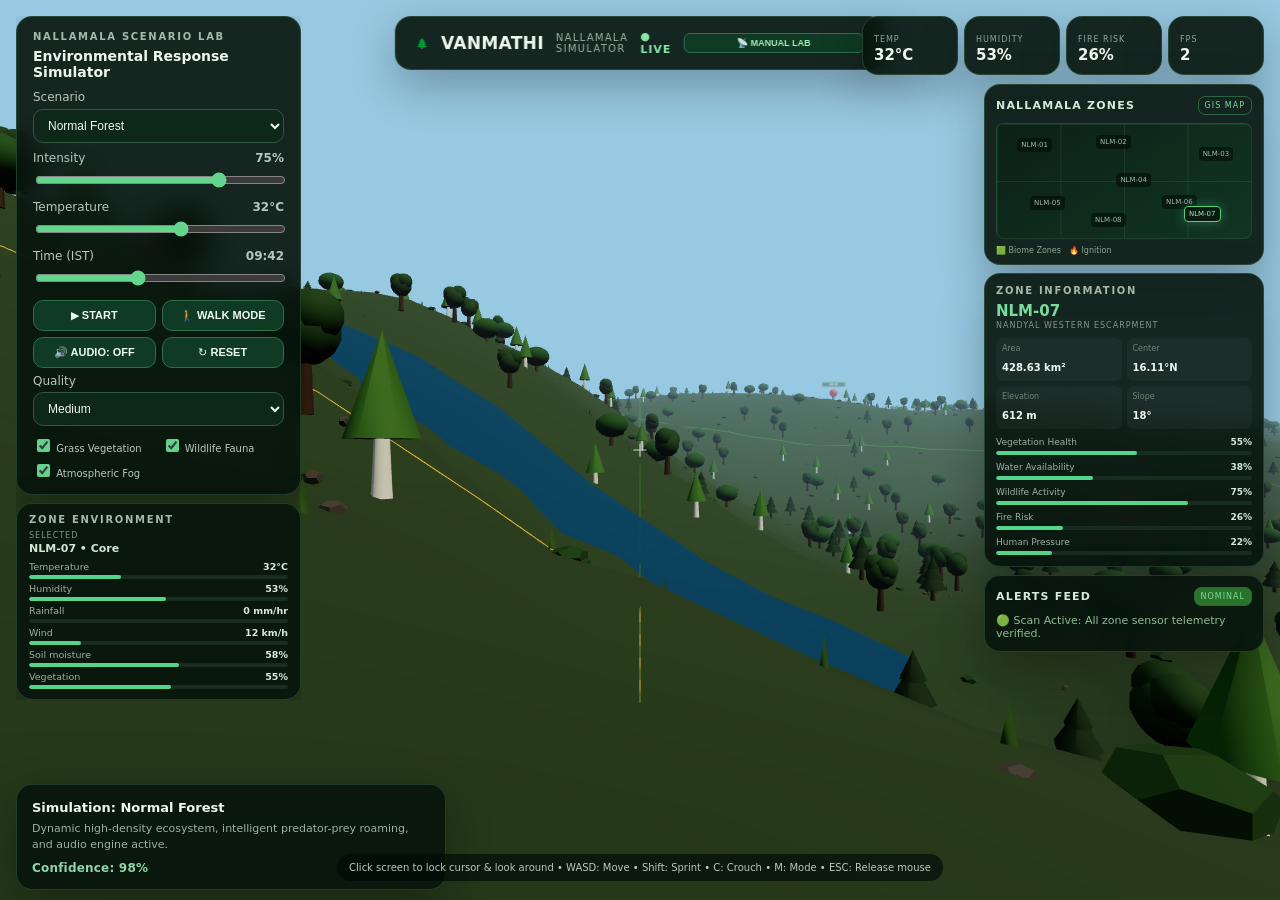
<file: simulator.html>
<!doctype html>
<html lang="en">
<head>
  <meta charset="UTF-8" />
  <meta name="viewport" content="width=device-width,initial-scale=1.0" />
  <title>EcoSentinel — Nallamala Forest Field Simulator</title>
</head>
<body>
  <div id="app"></div>

  <script src="simulator.js"></script>
  <script src="forest-sync.js"></script>
  <script>
    ForestSync.init('simulator');

    ForestSync.on('SIM_SET_SCENARIO', function(data){
      if(window.EcoSentinel && data.scenario) window.EcoSentinel.setScenario(data.scenario, data.intensity, data.temperature);
    });
    ForestSync.on('SIM_SET_ZONE', function(data){
      if(window.EcoSentinel && data.zone) window.EcoSentinel.setZone(data.zone);
    });
    ForestSync.on('SIM_OPEN_DISPATCH', function(){
      if(window.EcoSentinel) window.EcoSentinel.openDispatch();
    });
    ForestSync.on('SIM_RESET', function(){
      if(window.EcoSentinel) window.EcoSentinel.reset();
    });
    ForestSync.on('SIM_START_DEMO', function(){
      if(window.EcoSentinel) window.EcoSentinel.startDemo();
    });

    window.addEventListener('message', function(ev){
      if(ev.data && ev.data.type === 'ECOSENTINEL_STATE' && ev.data.payload){
        ForestSync.broadcast('SIM_STATE_UPDATE', ev.data.payload);
      }
    });

    ForestSync.on('MISSION_ACCEPTED', function(data){
      if(window.EcoSentinel && data.type) window.EcoSentinel.setScenario(data.type, 75);
    });
    ForestSync.on('MISSION_COMPLETED', function(data){
      if(window.EcoSentinel) window.EcoSentinel.reset();
    });
    ForestSync.on('CONTROL_SOS_NEW', function(data){
      if(window.EcoSentinel) window.EcoSentinel.openDispatch();
    });
    ForestSync.on('CONTROL_SOS_ESCALATE', function(data){
      if(window.EcoSentinel) window.EcoSentinel.setScenario('Forest Fire', 95);
    });
    ForestSync.on('GUARD_OBSERVATION', function(data){
      if(window.EcoSentinel && data.zone){
        var zoneMap = {'B4':'NLM-04','B1':'NLM-01','B2':'NLM-02','B3':'NLM-03','B5':'NLM-05','B6':'NLM-06','B7':'NLM-07','B8':'NLM-08'};
        var z = zoneMap[data.zone] || 'NLM-04';
        window.EcoSentinel.setZone(z);
      }
    });
    ForestSync.on('RANGER_ALERT', function(data){
      if(data.severity === 'danger' && window.EcoSentinel) window.EcoSentinel.setScenario('Forest Fire', 80);
    });

    // Broadcast scenario start acknowledgement to ranger-dashboard
    document.addEventListener('DOMContentLoaded', function(){
      var startBtn = document.getElementById('start');
      if(startBtn){
        startBtn.addEventListener('click', function(){
          var state = window.EcoSentinel ? window.EcoSentinel.getState() : {};
          ForestSync.broadcast('SIM_SCENARIO_STARTED', {
            scenario: state.scenario || 'Unknown',
            intensity: state.intensity || 0,
            temperature: state.temperature || 0,
            zone: state.zone || '',
            zoneName: state.zoneName || '',
            riskLevel: state.riskLevel || 'LOW',
            timestamp: Date.now()
          });
        });
      }

      // Broadcast SOS dispatch to ranger-dashboard when INITIATE SOP DISPATCH is clicked
      var zoneGPS = {
        'NLM-01': {lat:'15.852°N', lng:'78.583°E'},
        'NLM-02': {lat:'15.741°N', lng:'79.022°E'},
        'NLM-03': {lat:'15.823°N', lng:'79.181°E'},
        'NLM-04': {lat:'16.074°N', lng:'78.868°E'},
        'NLM-05': {lat:'15.953°N', lng:'79.124°E'},
        'NLM-06': {lat:'15.621°N', lng:'78.718°E'},
        'NLM-07': {lat:'15.478°N', lng:'78.483°E'},
        'NLM-08': {lat:'15.552°N', lng:'79.051°E'}
      };

      document.addEventListener('click', function(e){
        if(e.target && e.target.id === 'triggerSOPBtn'){
          var state = window.EcoSentinel ? window.EcoSentinel.getState() : {};
          setTimeout(function(){
            var sector = document.getElementById('mSector');
            var threat = document.getElementById('mThreat');
            var station = document.getElementById('mStation');
            var eta = document.getElementById('mEta');
            var gps = zoneGPS[state.zone] || {lat:'—', lng:'—'};
            ForestSync.broadcast('SIM_SOS_DISPATCHED', {
              scenario: state.scenario || 'Unknown',
              intensity: state.intensity || 0,
              temperature: state.temperature || 0,
              zone: state.zone || '',
              zoneName: state.zoneName || '',
              riskLevel: state.riskLevel || 'LOW',
              sector: sector ? sector.textContent : '',
              threat: threat ? threat.textContent : '',
              station: station ? station.textContent : '',
              eta: eta ? eta.textContent : '',
              alertMessage: state.alertMessage || '',
              recommendedAction: state.recommendedAction || '',
              coordinates: gps.lat + ', ' + gps.lng,
              timestamp: Date.now()
            });
          }, 50);
        }
      });
    });
  </script>
</body>
</html>
</file>
